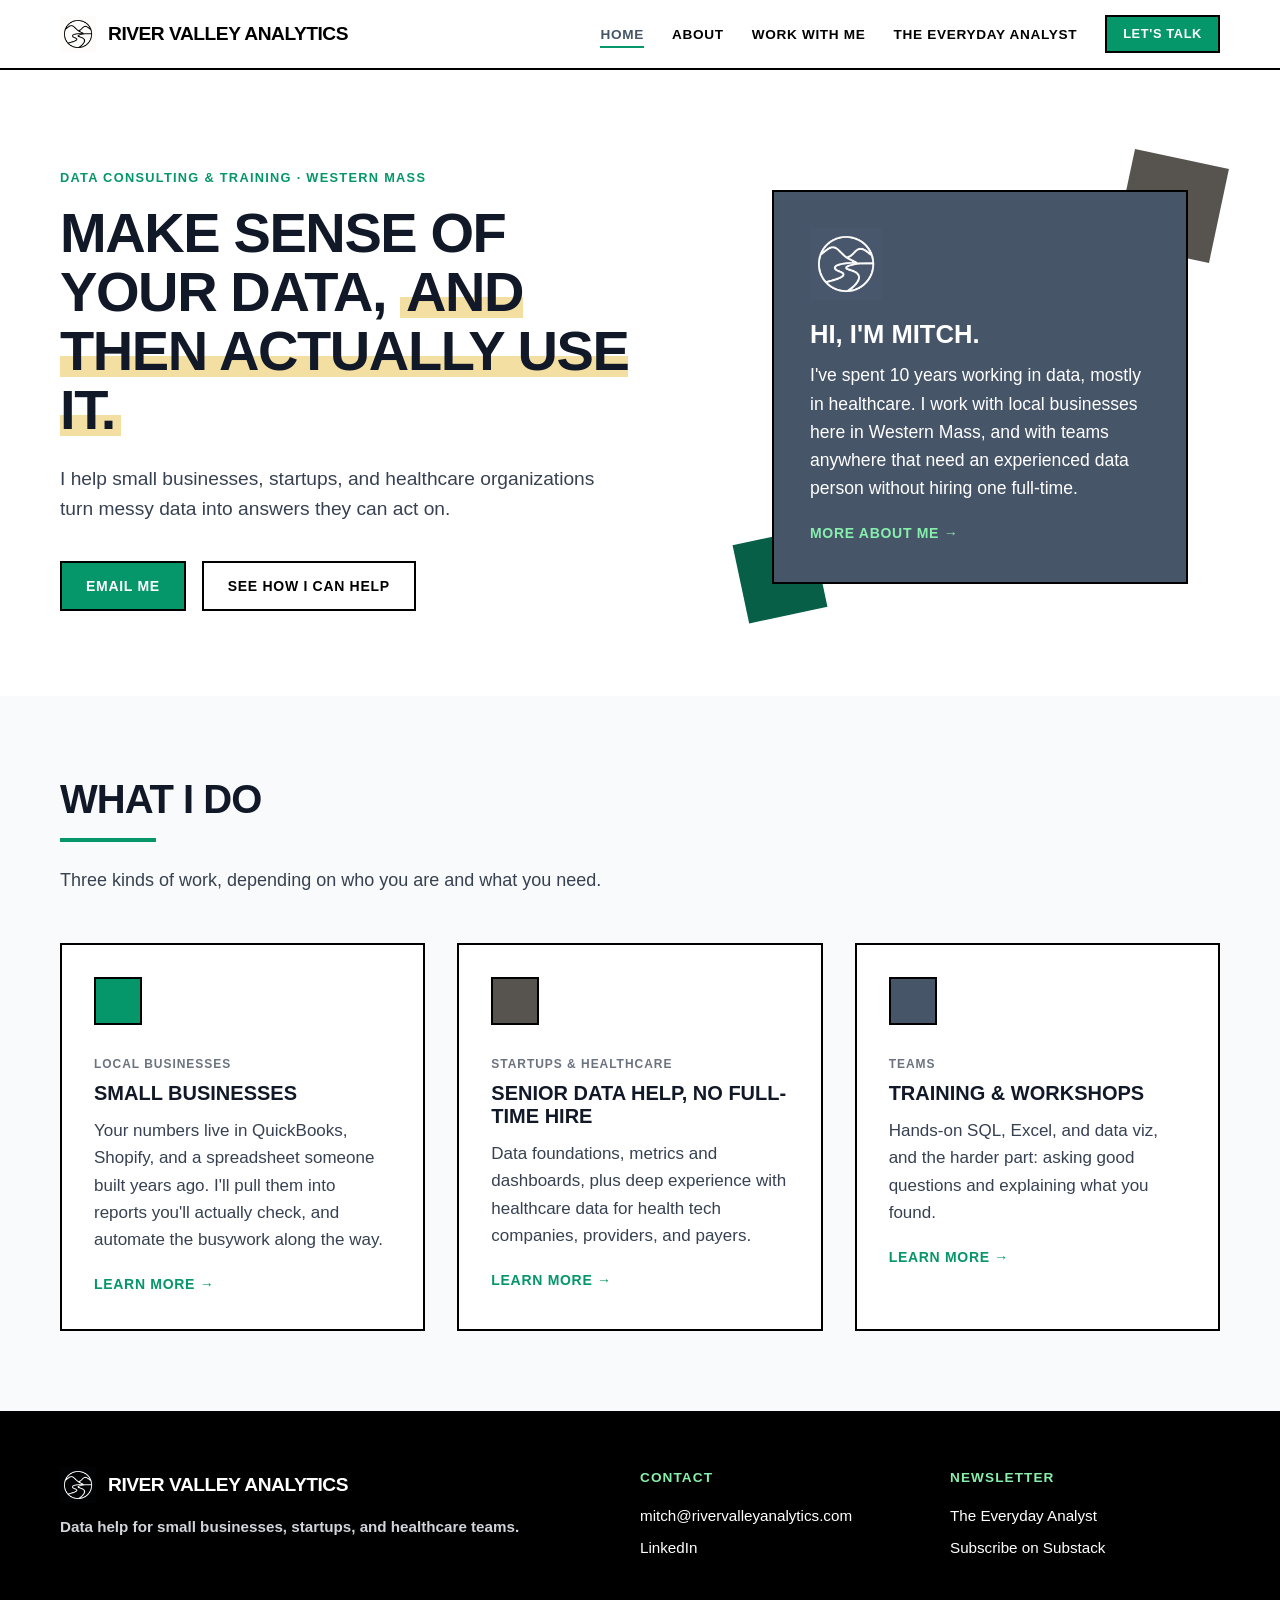
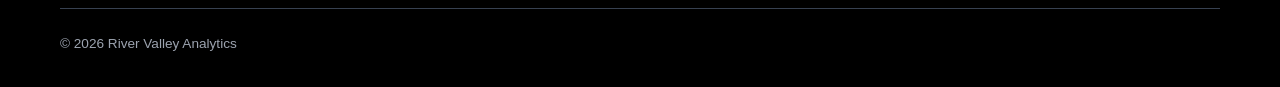
<file: index.html>
<!DOCTYPE html>
<html lang="en">
<head>
    <meta charset="UTF-8">
    <meta name="viewport" content="width=device-width, initial-scale=1.0">
    <title>River Valley Analytics</title>
    <meta name="description" content="Data help for small businesses in Western Mass, startups, and healthcare organizations. Dashboards, data foundations, healthcare data expertise, and training.">
    <meta property="og:title" content="River Valley Analytics">
    <meta property="og:description" content="Data help for small businesses in Western Mass, startups, and healthcare organizations.">
    <meta property="og:image" content="https://rivervalleyanalytics.com/public/images/river-valley-logo.png">
    <meta property="og:url" content="https://rivervalleyanalytics.com/">
    <meta property="og:type" content="website">
    <link rel="icon" type="image/png" href="public/images/river-valley-logo.png">
    <link rel="stylesheet" href="site.css?v=1">
</head>
<body>
    <nav class="site-nav">
        <div class="container site-nav-inner">
            <a href="index.html" class="brand">
                <img src="public/images/river-valley-logo.png" alt="" class="logo">
                <span>River Valley Analytics</span>
            </a>
            <button class="nav-toggle" aria-expanded="false" aria-controls="nav-links">Menu</button>
            <ul class="nav-links" id="nav-links">
                <li><a href="index.html" aria-current="page">Home</a></li>
                <li><a href="about.html">About</a></li>
                <li><a href="work-with-me.html">Work With Me</a></li>
                <li><a href="the-everyday-analyst.html">The Everyday Analyst</a></li>
                <li><a href="mailto:mitch@rivervalleyanalytics.com?subject=Let's talk" class="btn btn-sm">Let's talk</a></li>
            </ul>
        </div>
    </nav>

    <main>
        <!-- Hero -->
        <section class="hero">
            <div class="container hero-grid">
                <div>
                    <span class="eyebrow">Data consulting &amp; training · Western Mass</span>
                    <h1>Make sense of your data, <span class="hl">and then actually use it.</span></h1>
                    <p class="hero-lead">
                        I help small businesses, startups, and healthcare organizations turn messy data into
                        answers they can act on.
                    </p>
                    <div class="hero-actions">
                        <a href="mailto:mitch@rivervalleyanalytics.com?subject=Let's talk" class="btn">Email me</a>
                        <a href="work-with-me.html" class="btn btn-ghost">See how I can help</a>
                    </div>
                </div>

                <div class="hero-card-wrap">
                <div class="card card-slate hero-card">
                    <img src="public/images/river-valley-logo.png" alt="River Valley Analytics logo" class="logo-light">
                    <h2>Hi, I'm Mitch.</h2>
                    <p>
                        I've spent 10 years working in data, mostly in healthcare. I work with local businesses here in
                        Western Mass, and with teams anywhere that need an experienced data person without hiring one
                        full-time.
                    </p>
                    <a href="about.html" class="link-arrow">More about me</a>
                </div>
                </div>
            </div>
        </section>

        <!-- What I do -->
        <section class="section section-alt">
            <div class="container">
                <div class="section-header">
                    <h2>What I do</h2>
                    <div class="divider"></div>
                    <p>Three kinds of work, depending on who you are and what you need.</p>
                </div>

                <div class="grid-3">
                    <a href="work-with-me.html#small-businesses" class="card">
                        <div class="icon icon-green"></div>
                        <span class="tag">Local businesses</span>
                        <h3>Small businesses</h3>
                        <p>
                            Your numbers live in QuickBooks, Shopify, and a spreadsheet someone built years ago. I'll pull
                            them into reports you'll actually check, and automate the busywork along the way.
                        </p>
                        <span class="link-arrow">Learn more</span>
                    </a>

                    <a href="work-with-me.html#startups-healthcare" class="card">
                        <div class="icon icon-stone"></div>
                        <span class="tag">Startups &amp; healthcare</span>
                        <h3>Senior data help, no full-time hire</h3>
                        <p>
                            Data foundations, metrics and dashboards, plus deep experience with healthcare data for health
                            tech companies, providers, and payers.
                        </p>
                        <span class="link-arrow">Learn more</span>
                    </a>

                    <a href="work-with-me.html#training" class="card">
                        <div class="icon icon-slate"></div>
                        <span class="tag">Teams</span>
                        <h3>Training &amp; workshops</h3>
                        <p>
                            Hands-on SQL, Excel, and data viz, and the harder part: asking good questions and explaining
                            what you found.
                        </p>
                        <span class="link-arrow">Learn more</span>
                    </a>
                </div>
            </div>
        </section>
    </main>

    <footer class="site-footer">
        <div class="container">
            <div class="footer-grid">
                <div>
                    <div class="footer-brand">
                        <img src="public/images/river-valley-logo.png" alt="" class="logo-light">
                        <span>River Valley Analytics</span>
                    </div>
                    <p>Data help for small businesses, startups, and healthcare teams.</p>
                </div>
                <div>
                    <h4>Contact</h4>
                    <ul>
                        <li><a href="mailto:mitch@rivervalleyanalytics.com">mitch@rivervalleyanalytics.com</a></li>
                        <li><a href="https://www.linkedin.com/in/gravesmitchell/" target="_blank" rel="noopener noreferrer">LinkedIn</a></li>
                    </ul>
                </div>
                <div>
                    <h4>Newsletter</h4>
                    <ul>
                        <li><a href="the-everyday-analyst.html">The Everyday Analyst</a></li>
                        <li><a href="https://theeverydayanalyst.substack.com/" target="_blank" rel="noopener noreferrer">Subscribe on Substack</a></li>
                    </ul>
                </div>
            </div>
            <div class="footer-bottom">© 2026 River Valley Analytics</div>
        </div>
    </footer>

    <script src="site.js"></script>
</body>
</html>
</file>
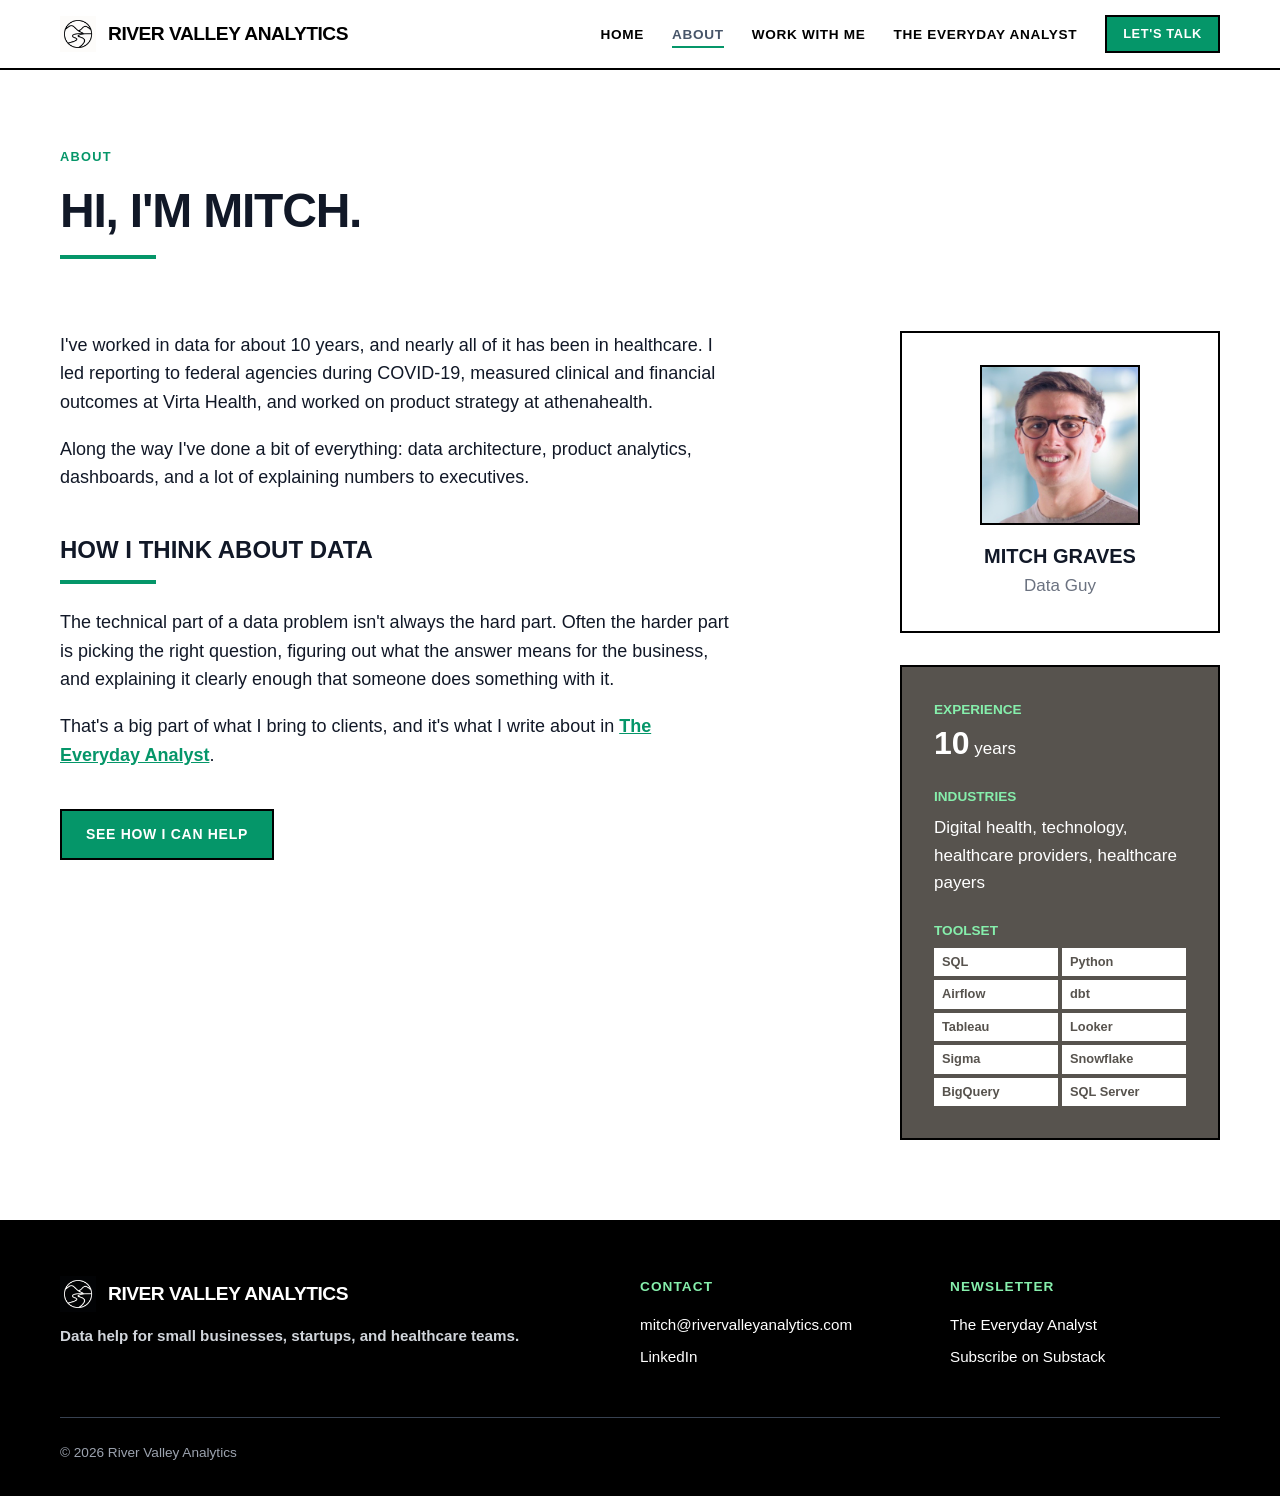
<file: about.html>
<!DOCTYPE html>
<html lang="en">
<head>
    <meta charset="UTF-8">
    <meta name="viewport" content="width=device-width, initial-scale=1.0">
    <title>About Mitch Graves | River Valley Analytics</title>
    <meta name="description" content="Mitch Graves has 10 years of experience in data, mostly in healthcare, including COVID-19 federal reporting, outcomes measurement at Virta Health, and product strategy at athenahealth.">
    <meta property="og:title" content="About Mitch Graves | River Valley Analytics">
    <meta property="og:description" content="10 years in data, mostly in healthcare.">
    <meta property="og:image" content="https://rivervalleyanalytics.com/public/images/river-valley-logo.png">
    <meta property="og:url" content="https://rivervalleyanalytics.com/about.html">
    <meta property="og:type" content="website">
    <link rel="icon" type="image/png" href="public/images/river-valley-logo.png">
    <link rel="stylesheet" href="site.css?v=1">
</head>
<body>
    <nav class="site-nav">
        <div class="container site-nav-inner">
            <a href="index.html" class="brand">
                <img src="public/images/river-valley-logo.png" alt="" class="logo">
                <span>River Valley Analytics</span>
            </a>
            <button class="nav-toggle" aria-expanded="false" aria-controls="nav-links">Menu</button>
            <ul class="nav-links" id="nav-links">
                <li><a href="index.html">Home</a></li>
                <li><a href="about.html" aria-current="page">About</a></li>
                <li><a href="work-with-me.html">Work With Me</a></li>
                <li><a href="the-everyday-analyst.html">The Everyday Analyst</a></li>
                <li><a href="mailto:mitch@rivervalleyanalytics.com?subject=Let's talk" class="btn btn-sm">Let's talk</a></li>
            </ul>
        </div>
    </nav>

    <main>
        <header class="page-hero">
            <div class="container">
                <span class="eyebrow">About</span>
                <h1>Hi, I'm Mitch.</h1>
                <div class="divider"></div>
            </div>
        </header>

        <div class="container about-layout">
            <div class="prose">
                <p>
                    I've worked in data for about 10 years, and nearly all of it has been in healthcare. I led reporting to
                    federal agencies during COVID-19, measured clinical and financial outcomes at Virta Health, and worked
                    on product strategy at athenahealth.
                </p>
                <p>
                    Along the way I've done a bit of everything: data architecture, product analytics, dashboards, and a
                    lot of explaining numbers to executives.
                </p>

                <h2>How I think about data</h2>
                <div class="divider"></div>
                <p>
                    The technical part of a data problem isn't always the hard part. Often the harder part is picking the
                    right question, figuring out what the answer means for the business, and explaining it clearly enough
                    that someone does something with it.
                </p>
                <p>
                    That's a big part of what I bring to clients, and it's what I write about in
                    <a href="the-everyday-analyst.html">The Everyday Analyst</a>.
                </p>

                <p style="margin-top: 2.5rem;">
                    <a href="work-with-me.html" class="btn">See how I can help</a>
                </p>
            </div>

            <aside class="about-sidebar">
                <div class="card profile">
                    <img src="public/images/mitch-headshot.jpeg" alt="Mitch Graves">
                    <h3>Mitch Graves</h3>
                    <p>Data Guy</p>
                </div>

                <div class="card card-stone">
                    <dl class="facts">
                        <dt>Experience</dt>
                        <dd><span class="big">10</span> years</dd>

                        <dt>Industries</dt>
                        <dd>Digital health, technology, healthcare providers, healthcare payers</dd>

                        <dt>Toolset</dt>
                        <dd class="chips">
                            <span>SQL</span>
                            <span>Python</span>
                            <span>Airflow</span>
                            <span>dbt</span>
                            <span>Tableau</span>
                            <span>Looker</span>
                            <span>Sigma</span>
                            <span>Snowflake</span>
                            <span>BigQuery</span>
                            <span>SQL Server</span>
                        </dd>
                    </dl>
                </div>
            </aside>
        </div>
    </main>

    <footer class="site-footer">
        <div class="container">
            <div class="footer-grid">
                <div>
                    <div class="footer-brand">
                        <img src="public/images/river-valley-logo.png" alt="" class="logo-light">
                        <span>River Valley Analytics</span>
                    </div>
                    <p>Data help for small businesses, startups, and healthcare teams.</p>
                </div>
                <div>
                    <h4>Contact</h4>
                    <ul>
                        <li><a href="mailto:mitch@rivervalleyanalytics.com">mitch@rivervalleyanalytics.com</a></li>
                        <li><a href="https://www.linkedin.com/in/gravesmitchell/" target="_blank" rel="noopener noreferrer">LinkedIn</a></li>
                    </ul>
                </div>
                <div>
                    <h4>Newsletter</h4>
                    <ul>
                        <li><a href="the-everyday-analyst.html">The Everyday Analyst</a></li>
                        <li><a href="https://theeverydayanalyst.substack.com/" target="_blank" rel="noopener noreferrer">Subscribe on Substack</a></li>
                    </ul>
                </div>
            </div>
            <div class="footer-bottom">© 2026 River Valley Analytics</div>
        </div>
    </footer>

    <script src="site.js"></script>
</body>
</html>
</file>
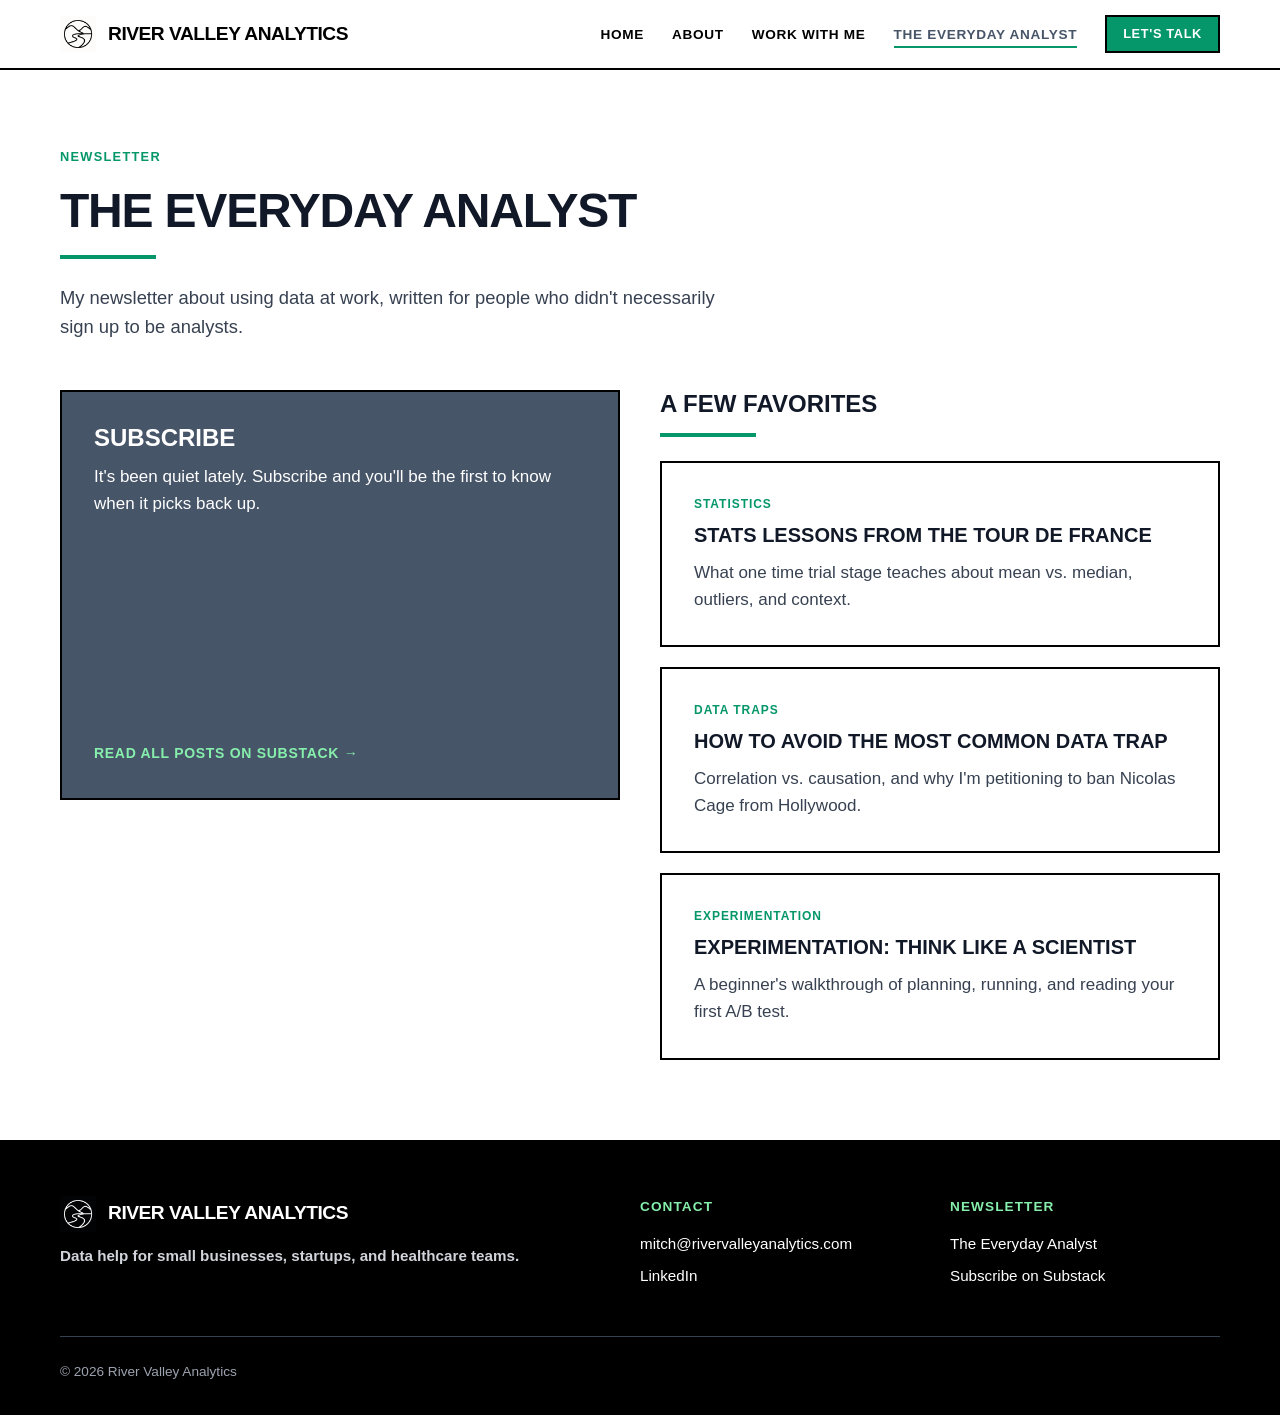
<file: the-everyday-analyst.html>
<!DOCTYPE html>
<html lang="en">
<head>
    <meta charset="UTF-8">
    <meta name="viewport" content="width=device-width, initial-scale=1.0">
    <title>The Everyday Analyst | River Valley Analytics</title>
    <meta name="description" content="The Everyday Analyst is Mitch Graves's newsletter about using data at work, written for people who didn't necessarily sign up to be analysts.">
    <meta property="og:title" content="The Everyday Analyst">
    <meta property="og:description" content="A newsletter about using data at work, for people who didn't necessarily sign up to be analysts.">
    <meta property="og:image" content="https://rivervalleyanalytics.com/public/images/river-valley-logo.png">
    <meta property="og:url" content="https://rivervalleyanalytics.com/the-everyday-analyst.html">
    <meta property="og:type" content="website">
    <link rel="icon" type="image/png" href="public/images/river-valley-logo.png">
    <link rel="stylesheet" href="site.css?v=1">
</head>
<body>
    <nav class="site-nav">
        <div class="container site-nav-inner">
            <a href="index.html" class="brand">
                <img src="public/images/river-valley-logo.png" alt="" class="logo">
                <span>River Valley Analytics</span>
            </a>
            <button class="nav-toggle" aria-expanded="false" aria-controls="nav-links">Menu</button>
            <ul class="nav-links" id="nav-links">
                <li><a href="index.html">Home</a></li>
                <li><a href="about.html">About</a></li>
                <li><a href="work-with-me.html">Work With Me</a></li>
                <li><a href="the-everyday-analyst.html" aria-current="page">The Everyday Analyst</a></li>
                <li><a href="mailto:mitch@rivervalleyanalytics.com?subject=Let's talk" class="btn btn-sm">Let's talk</a></li>
            </ul>
        </div>
    </nav>

    <main>
        <header class="page-hero">
            <div class="container">
                <span class="eyebrow">Newsletter</span>
                <h1>The Everyday Analyst</h1>
                <div class="divider"></div>
                <p>My newsletter about using data at work, written for people who didn't necessarily sign up to be analysts.</p>
            </div>
        </header>

        <div class="container split">
            <div class="card card-slate subscribe-card">
                <h2>Subscribe</h2>
                <p>It's been quiet lately. Subscribe and you'll be the first to know when it picks back up.</p>
                <iframe src="https://theeverydayanalyst.substack.com/embed" title="Subscribe to The Everyday Analyst" frameborder="0" scrolling="no"></iframe>
                <a href="https://theeverydayanalyst.substack.com/archive" target="_blank" rel="noopener noreferrer" class="link-arrow">Read all posts on Substack</a>
            </div>

            <div class="post-list">
                <div>
                    <h2>A few favorites</h2>
                    <div class="divider"></div>
                </div>

                <a href="https://theeverydayanalyst.substack.com/p/stats-lessons-from-the-tour-de-france" target="_blank" rel="noopener noreferrer" class="card">
                    <span class="post-kicker">Statistics</span>
                    <h3>Stats Lessons from The Tour de France</h3>
                    <p>What one time trial stage teaches about mean vs. median, outliers, and context.</p>
                </a>

                <a href="https://theeverydayanalyst.substack.com/p/how-to-avoid-the-most-common-data" target="_blank" rel="noopener noreferrer" class="card">
                    <span class="post-kicker">Data traps</span>
                    <h3>How to Avoid the Most Common Data Trap</h3>
                    <p>Correlation vs. causation, and why I'm petitioning to ban Nicolas Cage from Hollywood.</p>
                </a>

                <a href="https://theeverydayanalyst.substack.com/p/experimentation-think-like-a-scientist" target="_blank" rel="noopener noreferrer" class="card">
                    <span class="post-kicker">Experimentation</span>
                    <h3>Experimentation: Think Like a Scientist</h3>
                    <p>A beginner's walkthrough of planning, running, and reading your first A/B test.</p>
                </a>
            </div>
        </div>
    </main>

    <footer class="site-footer">
        <div class="container">
            <div class="footer-grid">
                <div>
                    <div class="footer-brand">
                        <img src="public/images/river-valley-logo.png" alt="" class="logo-light">
                        <span>River Valley Analytics</span>
                    </div>
                    <p>Data help for small businesses, startups, and healthcare teams.</p>
                </div>
                <div>
                    <h4>Contact</h4>
                    <ul>
                        <li><a href="mailto:mitch@rivervalleyanalytics.com">mitch@rivervalleyanalytics.com</a></li>
                        <li><a href="https://www.linkedin.com/in/gravesmitchell/" target="_blank" rel="noopener noreferrer">LinkedIn</a></li>
                    </ul>
                </div>
                <div>
                    <h4>Newsletter</h4>
                    <ul>
                        <li><a href="the-everyday-analyst.html">The Everyday Analyst</a></li>
                        <li><a href="https://theeverydayanalyst.substack.com/" target="_blank" rel="noopener noreferrer">Subscribe on Substack</a></li>
                    </ul>
                </div>
            </div>
            <div class="footer-bottom">© 2026 River Valley Analytics</div>
        </div>
    </footer>

    <script src="site.js"></script>
</body>
</html>
</file>
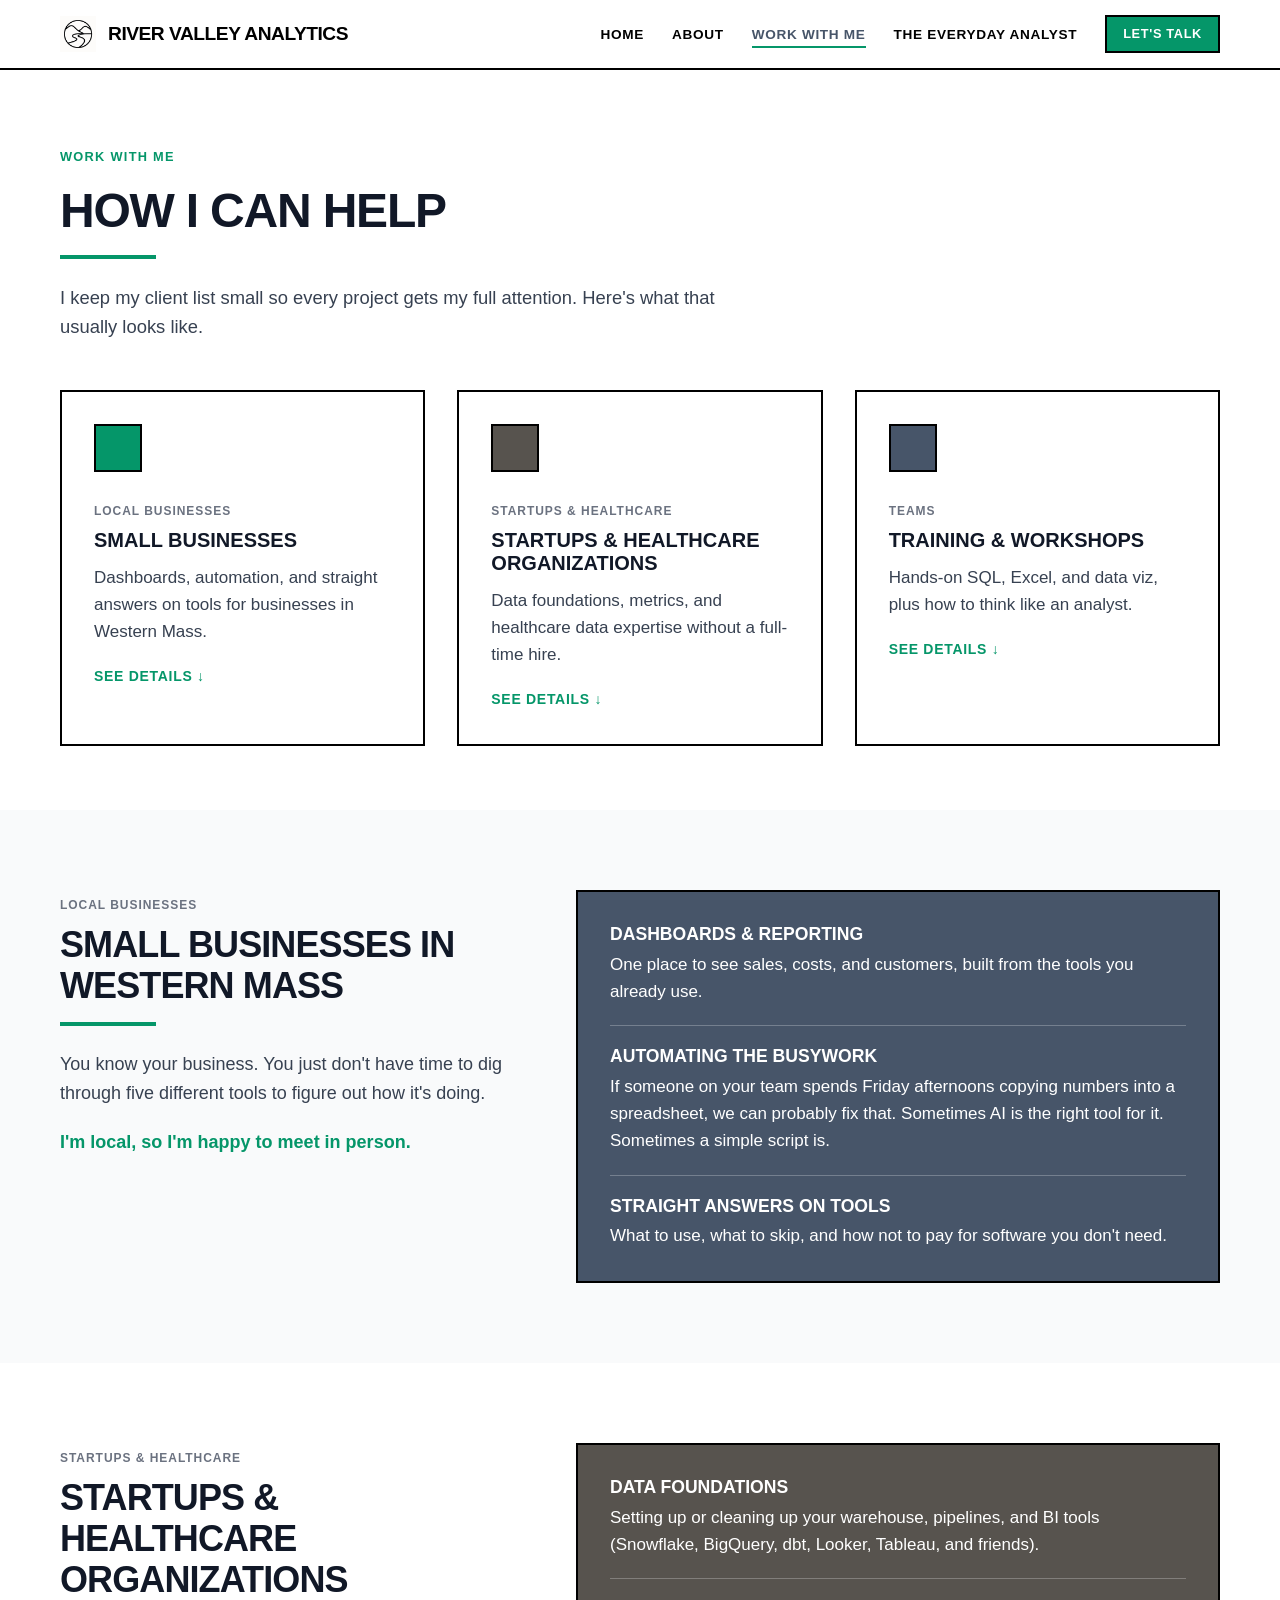
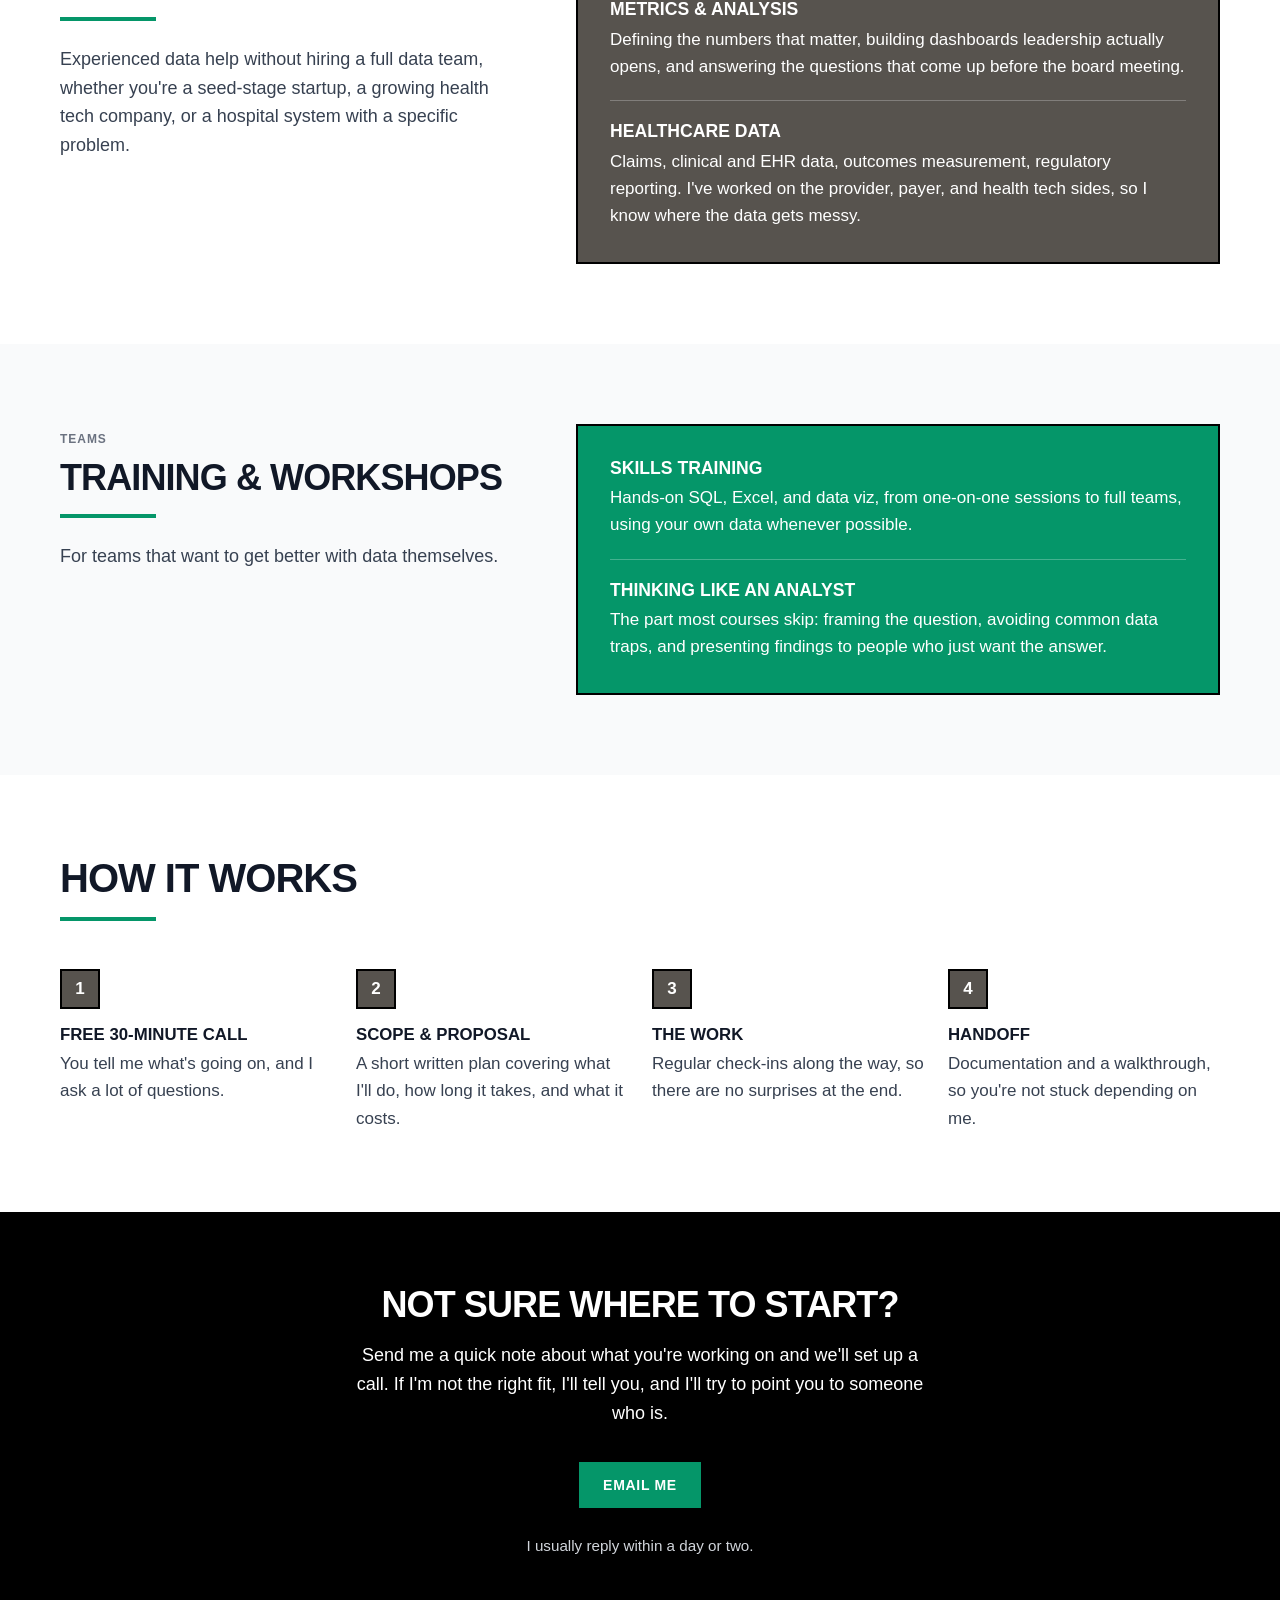
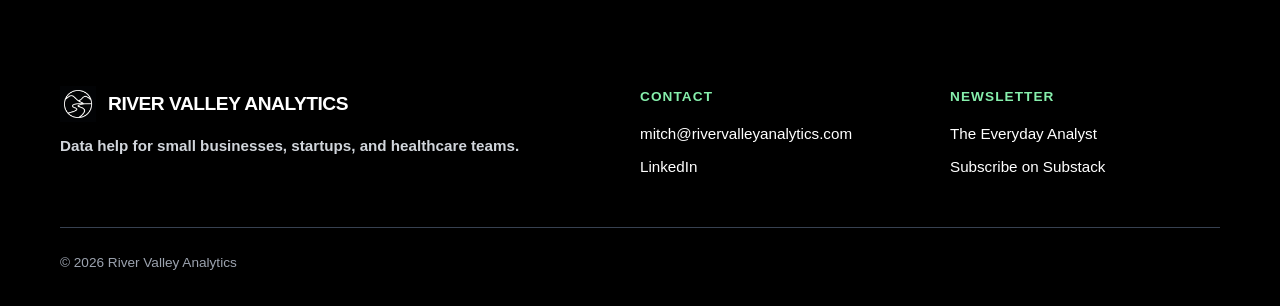
<file: work-with-me.html>
<!DOCTYPE html>
<html lang="en">
<head>
    <meta charset="UTF-8">
    <meta name="viewport" content="width=device-width, initial-scale=1.0">
    <title>Work With Me | River Valley Analytics</title>
    <meta name="description" content="Data consulting and training for small businesses in Western Mass, startups, and healthcare organizations. Every project starts with a free 30-minute call.">
    <meta property="og:title" content="Work With Me | River Valley Analytics">
    <meta property="og:description" content="Data consulting and training for small businesses, startups, and healthcare organizations.">
    <meta property="og:image" content="https://rivervalleyanalytics.com/public/images/river-valley-logo.png">
    <meta property="og:url" content="https://rivervalleyanalytics.com/work-with-me.html">
    <meta property="og:type" content="website">
    <link rel="icon" type="image/png" href="public/images/river-valley-logo.png">
    <link rel="stylesheet" href="site.css?v=1">
</head>
<body>
    <nav class="site-nav">
        <div class="container site-nav-inner">
            <a href="index.html" class="brand">
                <img src="public/images/river-valley-logo.png" alt="" class="logo">
                <span>River Valley Analytics</span>
            </a>
            <button class="nav-toggle" aria-expanded="false" aria-controls="nav-links">Menu</button>
            <ul class="nav-links" id="nav-links">
                <li><a href="index.html">Home</a></li>
                <li><a href="about.html">About</a></li>
                <li><a href="work-with-me.html" aria-current="page">Work With Me</a></li>
                <li><a href="the-everyday-analyst.html">The Everyday Analyst</a></li>
                <li><a href="mailto:mitch@rivervalleyanalytics.com?subject=Let's talk" class="btn btn-sm">Let's talk</a></li>
            </ul>
        </div>
    </nav>

    <main>
        <header class="page-hero">
            <div class="container">
                <span class="eyebrow">Work With Me</span>
                <h1>How I can help</h1>
                <div class="divider"></div>
                <p>I keep my client list small so every project gets my full attention. Here's what that usually looks like.</p>
            </div>
        </header>

        <!-- Overview -->
        <div class="container service-picker">
            <div class="grid-3">
                <a href="#small-businesses" class="card">
                    <div class="icon icon-green"></div>
                    <span class="tag">Local businesses</span>
                    <h3>Small businesses</h3>
                    <p>Dashboards, automation, and straight answers on tools for businesses in Western Mass.</p>
                    <span class="link-arrow link-down">See details</span>
                </a>
                <a href="#startups-healthcare" class="card">
                    <div class="icon icon-stone"></div>
                    <span class="tag">Startups &amp; healthcare</span>
                    <h3>Startups &amp; healthcare organizations</h3>
                    <p>Data foundations, metrics, and healthcare data expertise without a full-time hire.</p>
                    <span class="link-arrow link-down">See details</span>
                </a>
                <a href="#training" class="card">
                    <div class="icon icon-slate"></div>
                    <span class="tag">Teams</span>
                    <h3>Training &amp; workshops</h3>
                    <p>Hands-on SQL, Excel, and data viz, plus how to think like an analyst.</p>
                    <span class="link-arrow link-down">See details</span>
                </a>
            </div>
        </div>

        <!-- Small businesses -->
        <section class="section section-alt service" id="small-businesses">
            <div class="container service-grid">
                <div class="service-intro">
                    <span class="tag">Local businesses</span>
                    <h2>Small businesses in Western Mass</h2>
                    <div class="divider"></div>
                    <p>
                        You know your business. You just don't have time to dig through five different tools to figure out
                        how it's doing.
                    </p>
                    <p class="service-note">I'm local, so I'm happy to meet in person.</p>
                </div>
                <div class="card card-slate service-items">
                    <div class="service-item">
                        <h3>Dashboards &amp; reporting</h3>
                        <p>One place to see sales, costs, and customers, built from the tools you already use.</p>
                    </div>
                    <div class="service-item">
                        <h3>Automating the busywork</h3>
                        <p>
                            If someone on your team spends Friday afternoons copying numbers into a spreadsheet, we can
                            probably fix that. Sometimes AI is the right tool for it. Sometimes a simple script is.
                        </p>
                    </div>
                    <div class="service-item">
                        <h3>Straight answers on tools</h3>
                        <p>What to use, what to skip, and how not to pay for software you don't need.</p>
                    </div>
                </div>
            </div>
        </section>

        <!-- Startups & healthcare -->
        <section class="section service" id="startups-healthcare">
            <div class="container service-grid">
                <div class="service-intro">
                    <span class="tag">Startups &amp; healthcare</span>
                    <h2>Startups &amp; healthcare organizations</h2>
                    <div class="divider"></div>
                    <p>
                        Experienced data help without hiring a full data team, whether you're a seed-stage startup, a
                        growing health tech company, or a hospital system with a specific problem.
                    </p>
                </div>
                <div class="card card-stone service-items">
                    <div class="service-item">
                        <h3>Data foundations</h3>
                        <p>
                            Setting up or cleaning up your warehouse, pipelines, and BI tools (Snowflake, BigQuery, dbt,
                            Looker, Tableau, and friends).
                        </p>
                    </div>
                    <div class="service-item">
                        <h3>Metrics &amp; analysis</h3>
                        <p>
                            Defining the numbers that matter, building dashboards leadership actually opens, and answering
                            the questions that come up before the board meeting.
                        </p>
                    </div>
                    <div class="service-item">
                        <h3>Healthcare data</h3>
                        <p>
                            Claims, clinical and EHR data, outcomes measurement, regulatory reporting. I've worked on the
                            provider, payer, and health tech sides, so I know where the data gets messy.
                        </p>
                    </div>
                </div>
            </div>
        </section>

        <!-- Training -->
        <section class="section section-alt service" id="training">
            <div class="container service-grid">
                <div class="service-intro">
                    <span class="tag">Teams</span>
                    <h2>Training &amp; workshops</h2>
                    <div class="divider"></div>
                    <p>For teams that want to get better with data themselves.</p>
                </div>
                <div class="card card-green service-items">
                    <div class="service-item">
                        <h3>Skills training</h3>
                        <p>
                            Hands-on SQL, Excel, and data viz, from one-on-one sessions to full teams, using your own data
                            whenever possible.
                        </p>
                    </div>
                    <div class="service-item">
                        <h3>Thinking like an analyst</h3>
                        <p>
                            The part most courses skip: framing the question, avoiding common data traps, and presenting
                            findings to people who just want the answer.
                        </p>
                    </div>
                </div>
            </div>
        </section>

        <!-- How it works -->
        <section class="section">
            <div class="container">
                <div class="section-header">
                    <h2>How it works</h2>
                    <div class="divider"></div>
                </div>
                <ol class="steps">
                    <li class="step">
                        <h3>Free 30-minute call</h3>
                        <p>You tell me what's going on, and I ask a lot of questions.</p>
                    </li>
                    <li class="step">
                        <h3>Scope &amp; proposal</h3>
                        <p>A short written plan covering what I'll do, how long it takes, and what it costs.</p>
                    </li>
                    <li class="step">
                        <h3>The work</h3>
                        <p>Regular check-ins along the way, so there are no surprises at the end.</p>
                    </li>
                    <li class="step">
                        <h3>Handoff</h3>
                        <p>Documentation and a walkthrough, so you're not stuck depending on me.</p>
                    </li>
                </ol>
            </div>
        </section>

        <!-- CTA -->
        <section class="cta-band">
            <div class="container">
                <h2>Not sure where to start?</h2>
                <p>
                    Send me a quick note about what you're working on and we'll set up a call. If I'm not the right fit,
                    I'll tell you, and I'll try to point you to someone who is.
                </p>
                <a href="mailto:mitch@rivervalleyanalytics.com?subject=Work With Me Inquiry&body=Hi Mitch,%0D%0A%0D%0AHere's a bit about my organization and what I'm working on:%0D%0A%0D%0A" class="btn btn-ochre">Email me</a>
                <p class="cta-note">I usually reply within a day or two.</p>
            </div>
        </section>
    </main>

    <footer class="site-footer">
        <div class="container">
            <div class="footer-grid">
                <div>
                    <div class="footer-brand">
                        <img src="public/images/river-valley-logo.png" alt="" class="logo-light">
                        <span>River Valley Analytics</span>
                    </div>
                    <p>Data help for small businesses, startups, and healthcare teams.</p>
                </div>
                <div>
                    <h4>Contact</h4>
                    <ul>
                        <li><a href="mailto:mitch@rivervalleyanalytics.com">mitch@rivervalleyanalytics.com</a></li>
                        <li><a href="https://www.linkedin.com/in/gravesmitchell/" target="_blank" rel="noopener noreferrer">LinkedIn</a></li>
                    </ul>
                </div>
                <div>
                    <h4>Newsletter</h4>
                    <ul>
                        <li><a href="the-everyday-analyst.html">The Everyday Analyst</a></li>
                        <li><a href="https://theeverydayanalyst.substack.com/" target="_blank" rel="noopener noreferrer">Subscribe on Substack</a></li>
                    </ul>
                </div>
            </div>
            <div class="footer-bottom">© 2026 River Valley Analytics</div>
        </div>
    </footer>

    <script src="site.js"></script>
</body>
</html>
</file>
<file: site.css>
/* ==========================================================================
   River Valley Analytics
   Earth tones, bold uppercase headings, square edges, hard shadows.
   ========================================================================== */

:root {
  /* Palette */
  --white: #ffffff;
  --mist: #f9fafb;
  --black: #000000;
  --ink: #111827;
  --ink-soft: #374151;
  --gray: #6b7280;
  --slate: #475569;
  --slate-dark: #334155;
  --stone: #57534e;
  --stone-dark: #44403c;
  --green: #059669;
  --green-dark: #047857;
  --forest: #065f46;
  --mint: #86efac;
  --highlight: #f3dfa2;

  --font: -apple-system, BlinkMacSystemFont, "Segoe UI", Roboto, Helvetica, Arial, sans-serif;

  --border: 2px solid var(--black);
  --shadow: 6px 6px 0 var(--black);

  --container: 1200px;
  --gutter: 1.25rem;
}

/* Reset ------------------------------------------------------------------ */
*,
*::before,
*::after {
  box-sizing: border-box;
  margin: 0;
  padding: 0;
}

html {
  scroll-behavior: smooth;
}

body {
  font-family: var(--font);
  font-size: 1.0625rem;
  line-height: 1.6;
  color: var(--ink);
  background: var(--white);
}

img {
  max-width: 100%;
  display: block;
}

a {
  color: var(--green);
}

h1,
h2,
h3 {
  font-weight: 700;
  line-height: 1.15;
  text-transform: uppercase;
}

.container {
  max-width: var(--container);
  margin: 0 auto;
  padding: 0 var(--gutter);
}

/* The logo PNG has an off-white background; multiply hides it on light surfaces */
.logo {
  mix-blend-mode: multiply;
}

.logo-light {
  filter: invert(1);
  mix-blend-mode: screen;
}

/* Small pieces ------------------------------------------------------------ */
.hl {
  background: linear-gradient(transparent 58%, var(--highlight) 58%, var(--highlight) 92%, transparent 92%);
  padding: 0 0.1em;
}

.eyebrow {
  display: inline-block;
  font-size: 0.8rem;
  font-weight: 700;
  letter-spacing: 0.1em;
  text-transform: uppercase;
  color: var(--green);
  margin-bottom: 1rem;
}

.divider {
  width: 6rem;
  height: 0.25rem;
  background: var(--green);
  margin: 1rem 0 1.5rem;
}

.center .divider {
  margin-left: auto;
  margin-right: auto;
}

.tag {
  display: inline-block;
  font-size: 0.75rem;
  font-weight: 700;
  letter-spacing: 0.08em;
  text-transform: uppercase;
  color: var(--gray);
  margin-bottom: 0.5rem;
}

.icon {
  width: 3rem;
  height: 3rem;
  margin-bottom: 1.5rem;
  border: var(--border);
}

.icon-green {
  background: var(--green);
}

.icon-slate {
  background: var(--slate);
}

.icon-stone {
  background: var(--stone);
}

.link-arrow {
  font-weight: 700;
  font-size: 0.875rem;
  letter-spacing: 0.05em;
  text-transform: uppercase;
  text-decoration: none;
  color: var(--green);
}

.link-arrow::after {
  content: " →";
  transition: margin-left 0.15s;
}

.link-arrow:hover::after,
a.card:hover .link-arrow::after {
  margin-left: 0.2rem;
}

/* Buttons ----------------------------------------------------------------- */
.btn {
  display: inline-flex;
  align-items: center;
  justify-content: center;
  gap: 0.5rem;
  font-family: var(--font);
  font-size: 0.875rem;
  font-weight: 700;
  letter-spacing: 0.05em;
  text-transform: uppercase;
  text-decoration: none;
  color: var(--white);
  background: var(--green);
  border: var(--border);
  padding: 0.75rem 1.5rem;
  transition: all 0.2s;
  cursor: pointer;
}

.btn:hover {
  background: var(--green-dark);
  transform: translate(1px, 1px);
  box-shadow: 4px 4px 0 var(--black);
}

.btn-ghost {
  color: var(--black);
  background: var(--white);
}

.btn-ghost:hover {
  background: var(--mist);
}

/* For dark backgrounds */
.btn-light {
  border-color: var(--white);
}

.btn-light:hover {
  box-shadow: 4px 4px 0 var(--white);
}

.btn-sm {
  font-size: 0.8rem;
  padding: 0.45rem 1rem;
}

/* Navigation -------------------------------------------------------------- */
.site-nav {
  position: sticky;
  top: 0;
  z-index: 100;
  background: var(--white);
  border-bottom: var(--border);
}

.site-nav-inner {
  display: flex;
  align-items: center;
  justify-content: space-between;
  gap: 1rem;
  height: 4.25rem;
}

.brand {
  display: flex;
  align-items: center;
  gap: 0.75rem;
  text-decoration: none;
  color: var(--black);
}

.brand img {
  width: 2.25rem;
  height: 2.25rem;
}

.brand span {
  font-weight: 800;
  font-size: 1.2rem;
  letter-spacing: -0.025em;
  text-transform: uppercase;
}

.nav-links {
  display: flex;
  align-items: center;
  gap: 1.75rem;
  list-style: none;
}

.nav-links a:not(.btn) {
  font-weight: 600;
  font-size: 0.85rem;
  letter-spacing: 0.05em;
  text-transform: uppercase;
  text-decoration: none;
  color: var(--black);
  padding: 0.25rem 0;
  border-bottom: 2px solid transparent;
  transition: color 0.2s, border-color 0.2s;
}

.nav-links a:not(.btn):hover {
  color: var(--slate);
}

.nav-links a[aria-current="page"] {
  color: var(--slate);
  border-bottom-color: var(--green);
}

.nav-toggle {
  display: none;
  background: var(--white);
  border: var(--border);
  padding: 0.35rem 0.75rem;
  font-family: var(--font);
  font-weight: 700;
  font-size: 0.8rem;
  letter-spacing: 0.05em;
  text-transform: uppercase;
  color: var(--black);
  cursor: pointer;
}

@media (max-width: 860px) {
  .nav-toggle {
    display: block;
  }

  .nav-links {
    display: none;
    position: absolute;
    top: 100%;
    left: 0;
    right: 0;
    flex-direction: column;
    align-items: stretch;
    gap: 0;
    background: var(--white);
    border-bottom: var(--border);
    padding: 0.5rem var(--gutter) 1.25rem;
  }

  .site-nav.is-open .nav-links {
    display: flex;
  }

  .nav-links a:not(.btn) {
    display: block;
    padding: 0.85rem 0;
    border-bottom: 1px solid #e5e7eb;
  }

  .nav-links a[aria-current="page"] {
    border-bottom-color: #e5e7eb;
  }

  .nav-links .btn {
    margin-top: 1rem;
    width: 100%;
  }
}

/* Sections ---------------------------------------------------------------- */
.section {
  padding: 5rem 0;
}

.section-alt {
  background: var(--mist);
}

.section-header {
  max-width: 42rem;
  margin-bottom: 3rem;
}

.section-header.center {
  text-align: center;
  margin-left: auto;
  margin-right: auto;
}

.section-header h2 {
  font-size: clamp(1.9rem, 4vw, 2.5rem);
  letter-spacing: -0.025em;
}

.section-header p {
  color: var(--ink-soft);
  font-size: 1.125rem;
  font-weight: 500;
}

/* Cards ------------------------------------------------------------------- */
.card {
  background: var(--white);
  border: var(--border);
  padding: 2rem;
  transition: all 0.2s;
}

.card:hover {
  transform: translate(1px, 1px);
  box-shadow: var(--shadow);
}

a.card {
  display: block;
  text-decoration: none;
  color: inherit;
}

.card h3 {
  font-size: 1.25rem;
  margin-bottom: 0.75rem;
}

.card p {
  font-weight: 500;
  color: var(--ink-soft);
}

.card .link-arrow {
  display: inline-block;
  margin-top: 1.25rem;
}

/* Filled color cards */
.card-slate,
.card-stone,
.card-green {
  color: var(--white);
}

.card-slate {
  background: var(--slate);
}

.card-stone {
  background: var(--stone);
}

.card-green {
  background: var(--green);
}

.card-slate p,
.card-stone p,
.card-green p {
  color: var(--white);
}

.grid-3 {
  display: grid;
  grid-template-columns: repeat(3, 1fr);
  gap: 2rem;
}

@media (max-width: 900px) {
  .grid-3 {
    grid-template-columns: 1fr;
  }
}

/* Home: hero -------------------------------------------------------------- */
.hero {
  padding: 5.5rem 0 5rem;
}

.hero-grid {
  display: grid;
  grid-template-columns: 1.25fr 1fr;
  gap: 5rem;
  align-items: center;
}

.hero h1 {
  font-size: clamp(2.3rem, 5vw, 3.5rem);
  font-weight: 900;
  letter-spacing: -0.025em;
  line-height: 1.05;
  margin-bottom: 1.5rem;
}

.hero-lead {
  font-size: 1.2rem;
  font-weight: 500;
  color: var(--ink-soft);
  max-width: 34rem;
  margin-bottom: 2.25rem;
}

.hero-actions {
  display: flex;
  flex-wrap: wrap;
  gap: 1rem;
}

.hero-card-wrap {
  position: relative;
  margin: 2rem;
}

/* Rotated squares from the original design */
.hero-card-wrap::before,
.hero-card-wrap::after {
  content: "";
  position: absolute;
  z-index: 0;
}

.hero-card-wrap::before {
  top: -2rem;
  right: -2rem;
  width: 6rem;
  height: 6rem;
  background: var(--stone);
  transform: rotate(12deg);
}

.hero-card-wrap::after {
  bottom: -2rem;
  left: -2rem;
  width: 5rem;
  height: 5rem;
  background: var(--forest);
  transform: rotate(-12deg);
}

.hero-card {
  position: relative;
  z-index: 1;
  padding: 2.25rem;
}

.hero-card img {
  width: 4.5rem;
  height: 4.5rem;
  margin-bottom: 1.25rem;
}

.hero-card h2 {
  font-size: 1.6rem;
  margin-bottom: 0.75rem;
}

.hero-card p {
  font-size: 1.1rem;
}

.hero-card .link-arrow {
  color: var(--mint);
}

@media (max-width: 900px) {
  .hero {
    padding: 3.5rem 0;
  }

  .hero-grid {
    grid-template-columns: 1fr;
    gap: 2.5rem;
  }

  .hero-card-wrap {
    margin: 1.5rem 1rem;
  }
}

/* Post cards -------------------------------------------------------------- */
.post-kicker {
  display: block;
  font-size: 0.75rem;
  font-weight: 700;
  letter-spacing: 0.08em;
  text-transform: uppercase;
  color: var(--green);
  margin-bottom: 0.6rem;
}

/* Call-to-action band ----------------------------------------------------- */
.cta-band {
  background: var(--black);
  color: var(--white);
  padding: 4.5rem 0;
  text-align: center;
}

.cta-band h2 {
  font-size: clamp(1.75rem, 4vw, 2.25rem);
  letter-spacing: -0.025em;
  margin-bottom: 1rem;
}

.cta-band p {
  font-size: 1.125rem;
  font-weight: 500;
  max-width: 36rem;
  margin: 0 auto 2rem;
}

.cta-note {
  margin-top: 1.5rem !important;
  margin-bottom: 0 !important;
  font-size: 0.95rem !important;
  color: #d1d5db;
}

/* Footer ------------------------------------------------------------------ */
.site-footer {
  background: var(--black);
  color: var(--white);
  padding: 3.5rem 0 2rem;
  font-size: 0.95rem;
}

.footer-grid {
  display: grid;
  grid-template-columns: 2fr 1fr 1fr;
  gap: 2.5rem;
}

.footer-brand {
  display: flex;
  align-items: center;
  gap: 0.75rem;
  margin-bottom: 0.75rem;
}

.footer-brand img {
  width: 2.25rem;
  height: 2.25rem;
}

.footer-brand span {
  font-weight: 900;
  font-size: 1.2rem;
  letter-spacing: -0.025em;
  text-transform: uppercase;
}

.site-footer p {
  font-weight: 600;
  color: #d1d5db;
}

.site-footer h4 {
  font-size: 0.85rem;
  font-weight: 900;
  letter-spacing: 0.08em;
  text-transform: uppercase;
  color: var(--mint);
  margin-bottom: 0.9rem;
}

.site-footer ul {
  list-style: none;
  display: flex;
  flex-direction: column;
  gap: 0.5rem;
}

.site-footer a {
  color: var(--white);
  text-decoration: none;
}

.site-footer a:hover {
  text-decoration: underline;
}

.footer-bottom {
  margin-top: 3rem;
  padding-top: 1.5rem;
  border-top: 1px solid #374151;
  font-size: 0.85rem;
  color: #9ca3af;
}

@media (max-width: 760px) {
  .footer-grid {
    grid-template-columns: 1fr;
    gap: 2rem;
  }
}

/* Inner page header ------------------------------------------------------- */
.page-hero {
  padding: 4.5rem 0 3rem;
}

.page-hero h1 {
  font-size: clamp(2.4rem, 5vw, 3rem);
  font-weight: 900;
  letter-spacing: -0.025em;
}

.page-hero p {
  font-size: 1.15rem;
  font-weight: 500;
  color: var(--ink-soft);
  max-width: 42rem;
}

/* About ------------------------------------------------------------------- */
.about-layout {
  display: grid;
  grid-template-columns: minmax(0, 1fr) 320px;
  gap: 4rem;
  align-items: start;
  padding-bottom: 5rem;
}

.prose {
  max-width: 42rem;
  font-size: 1.125rem;
}

.prose h2 {
  font-size: 1.5rem;
  margin-top: 2.75rem;
}

.prose p {
  margin-bottom: 1.1rem;
}

.prose a {
  font-weight: 600;
}

.about-sidebar {
  display: flex;
  flex-direction: column;
  gap: 2rem;
}

.profile {
  text-align: center;
}

.profile img {
  width: 10rem;
  height: 10rem;
  object-fit: cover;
  border: var(--border);
  margin: 0 auto 1.25rem;
}

.profile h3 {
  margin-bottom: 0.25rem;
}

.profile p {
  color: var(--gray);
}

.facts dt {
  font-size: 0.85rem;
  font-weight: 700;
  text-transform: uppercase;
  color: var(--mint);
  margin-bottom: 0.4rem;
}

.facts dd {
  font-weight: 500;
  margin-bottom: 1.5rem;
}

.facts dd:last-child {
  margin-bottom: 0;
}

.facts .big {
  font-weight: 900;
  font-size: 2rem;
  line-height: 1;
}

.chips {
  display: grid;
  grid-template-columns: 1fr 1fr;
  gap: 0.25rem;
}

.chips span {
  background: var(--white);
  color: var(--stone);
  font-size: 0.8rem;
  font-weight: 600;
  padding: 0.25rem 0.5rem;
}

@media (max-width: 900px) {
  .about-layout {
    grid-template-columns: 1fr;
    gap: 3rem;
  }

  .about-sidebar {
    max-width: 26rem;
  }
}

/* Work With Me ------------------------------------------------------------ */
.service-picker {
  padding-bottom: 4rem;
}

.link-down::after {
  content: " ↓";
}

.service {
  scroll-margin-top: 5rem;
}

.service-grid {
  display: grid;
  grid-template-columns: minmax(0, 1fr) minmax(0, 1.4fr);
  gap: 3.5rem;
  align-items: start;
}

.service-intro h2 {
  font-size: clamp(1.75rem, 3.5vw, 2.25rem);
  letter-spacing: -0.025em;
}

.service-intro p {
  font-size: 1.125rem;
  font-weight: 500;
  color: var(--ink-soft);
}

.service-note {
  margin-top: 1.25rem;
  font-weight: 700 !important;
  color: var(--green) !important;
}

.service-items {
  padding: 0.75rem 2rem;
}

.service-item {
  padding: 1.25rem 0;
}

.service-item + .service-item {
  border-top: 1px solid rgba(255, 255, 255, 0.25);
}

.service-item h3 {
  font-size: 1.1rem;
  margin-bottom: 0.4rem;
}

.steps {
  display: grid;
  grid-template-columns: repeat(4, 1fr);
  gap: 1.5rem;
  list-style: none;
  counter-reset: step;
}

.step {
  counter-increment: step;
}

.step::before {
  content: counter(step);
  display: flex;
  align-items: center;
  justify-content: center;
  width: 2.5rem;
  height: 2.5rem;
  font-weight: 900;
  color: var(--white);
  background: var(--stone);
  border: var(--border);
  margin-bottom: 1rem;
}

.step h3 {
  font-size: 1.05rem;
  margin-bottom: 0.4rem;
}

.step p {
  font-weight: 500;
  color: var(--ink-soft);
}

@media (max-width: 900px) {
  .service-grid {
    grid-template-columns: 1fr;
    gap: 2rem;
  }

  .steps {
    grid-template-columns: 1fr 1fr;
  }
}

@media (max-width: 520px) {
  .steps {
    grid-template-columns: 1fr;
  }
}

/* The Everyday Analyst ---------------------------------------------------- */
.split {
  display: grid;
  grid-template-columns: minmax(0, 1fr) minmax(0, 1fr);
  gap: 2.5rem;
  align-items: start;
  padding-bottom: 5rem;
}

.subscribe-card h2 {
  font-size: 1.5rem;
  margin-bottom: 0.75rem;
}

.subscribe-card p {
  margin-bottom: 1.5rem;
}

.subscribe-card iframe {
  display: block;
  width: 100%;
  height: 160px;
  border: none;
  margin-bottom: 1.25rem;
}

.subscribe-card .link-arrow {
  color: var(--mint);
}

.post-list {
  display: flex;
  flex-direction: column;
  gap: 1.25rem;
}

.post-list h2 {
  font-size: 1.5rem;
}

.post-list .divider {
  margin-bottom: 0.25rem;
}

@media (max-width: 900px) {
  .split {
    grid-template-columns: 1fr;
  }
}
</file>
